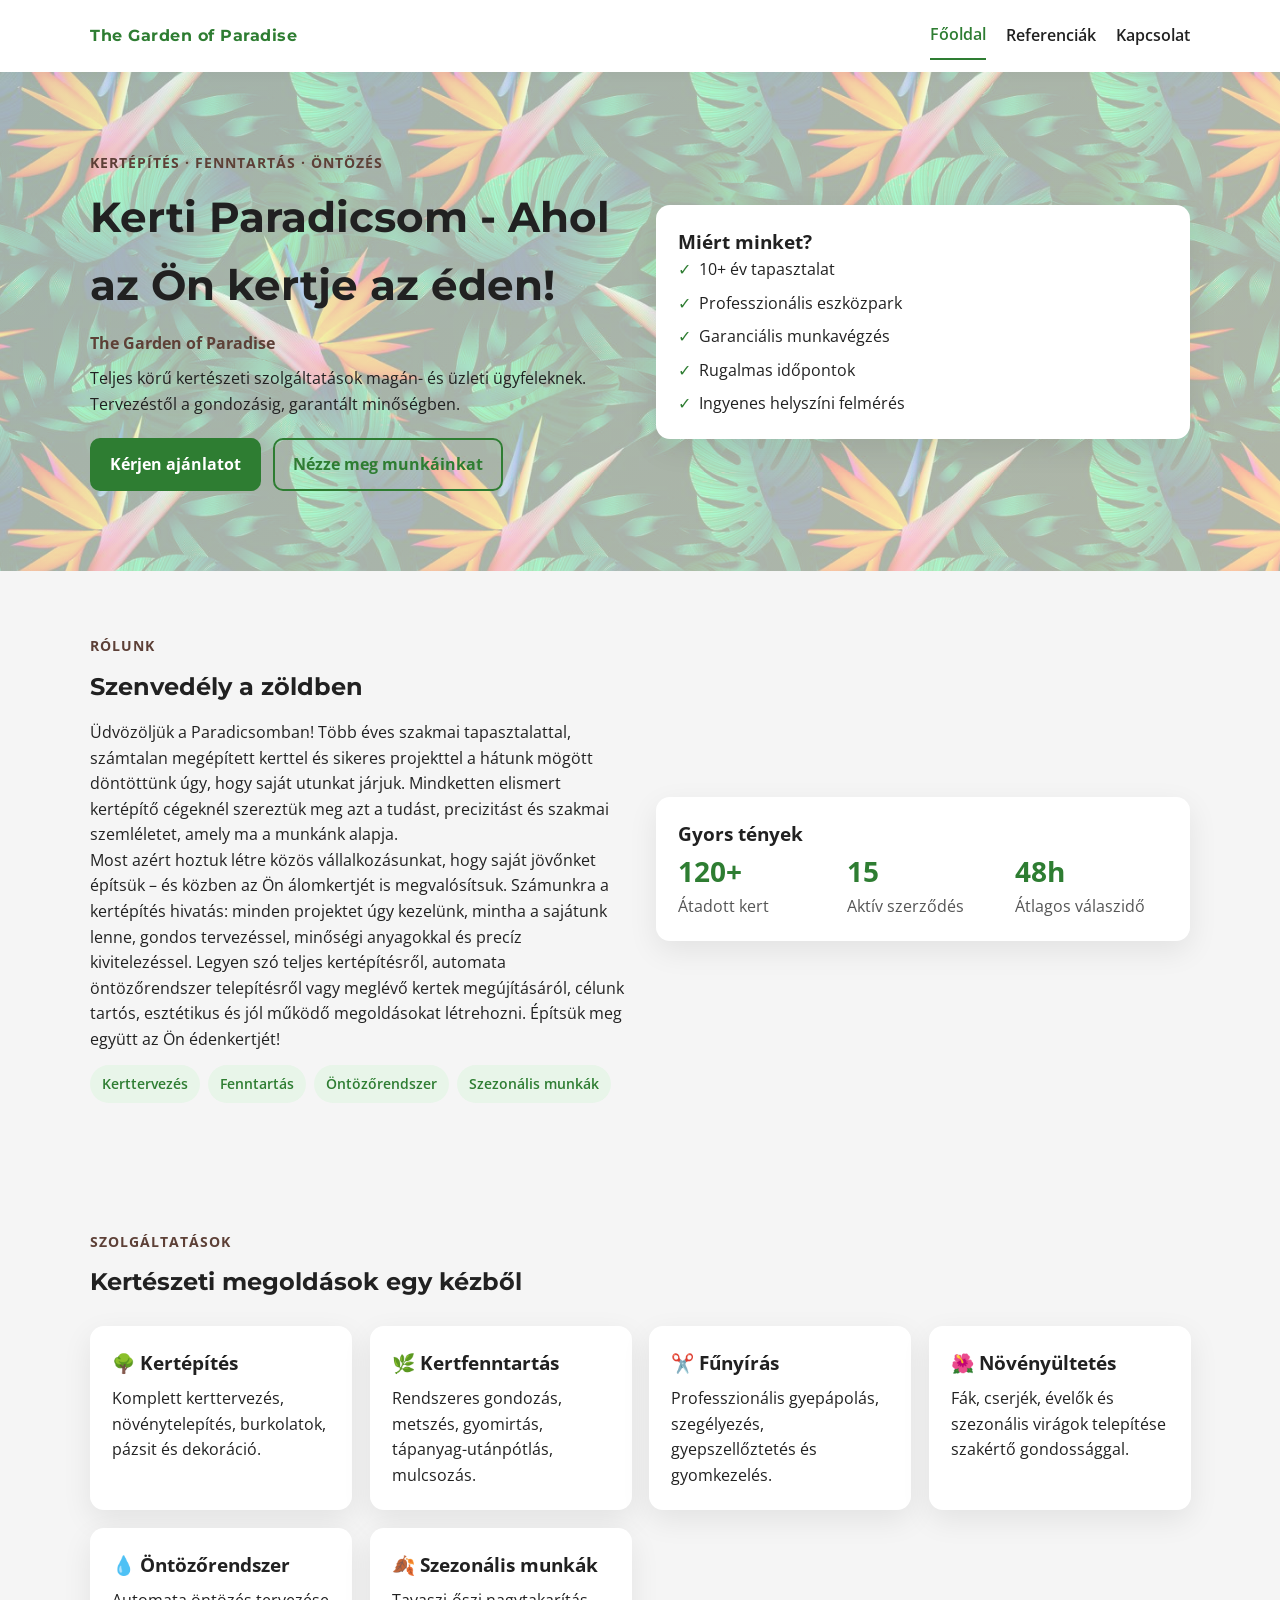
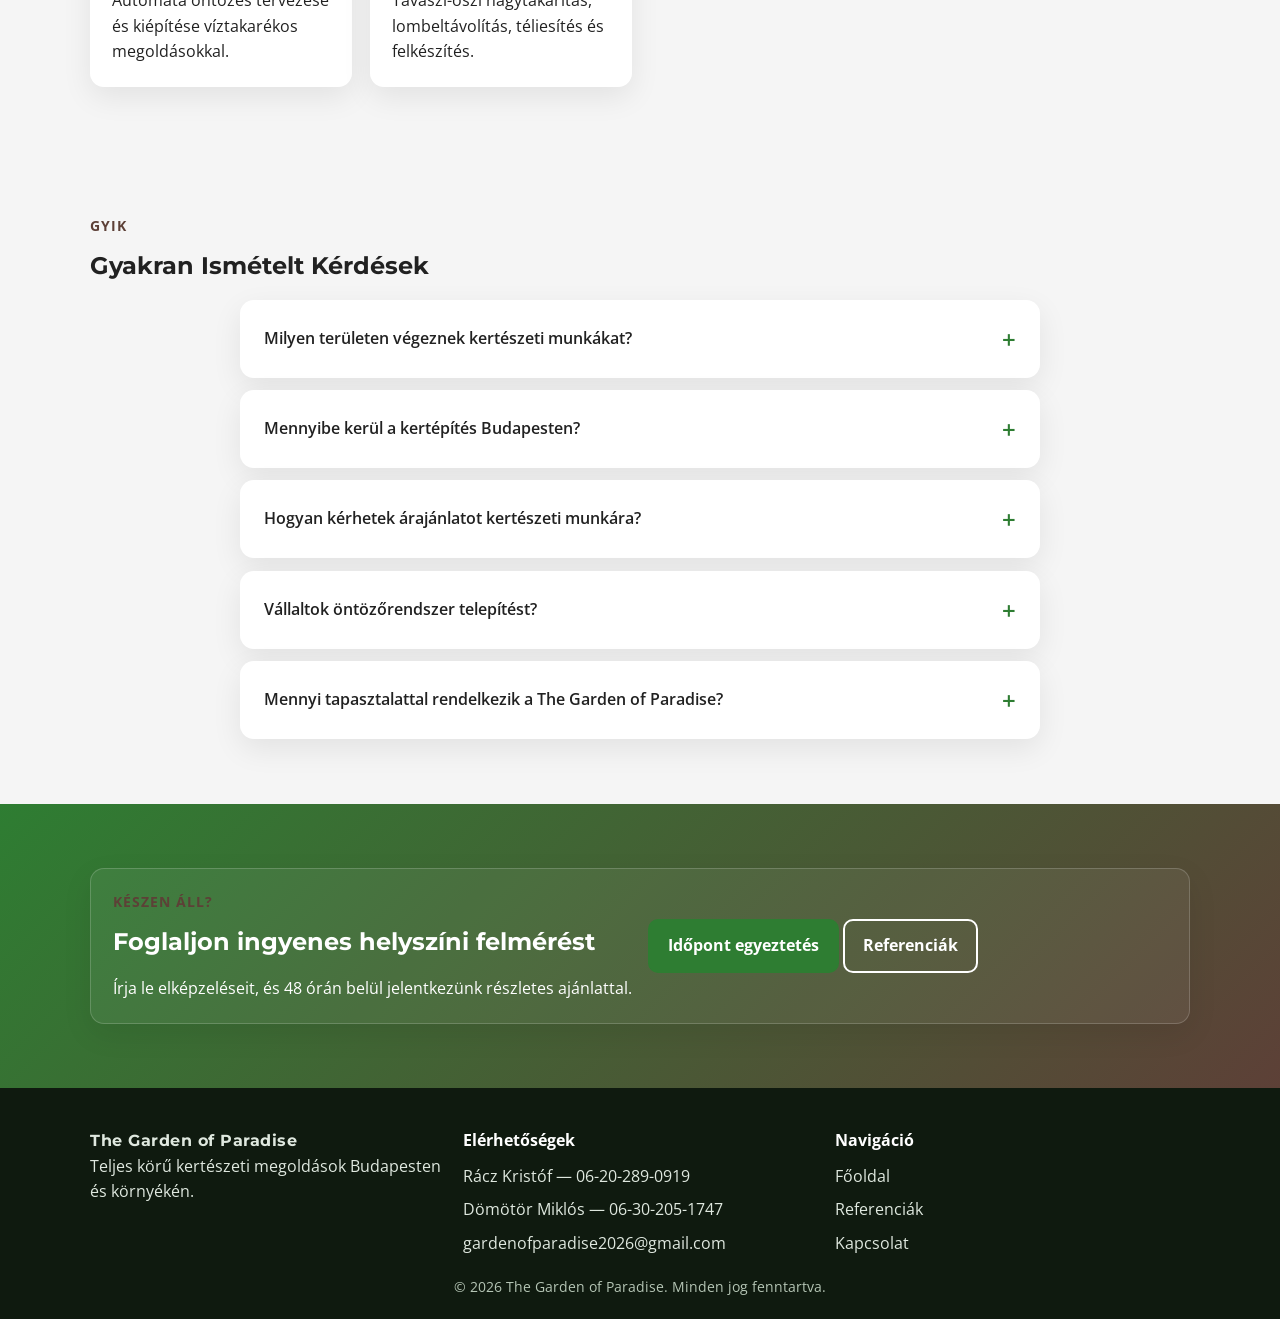
<file: index.html>
<!DOCTYPE html>
<html lang="hu">
<head>
  <meta charset="UTF-8">
  <meta name="viewport" content="width=device-width, initial-scale=1.0">
  <meta name="robots" content="index, follow">
  <meta name="geo.region" content="HU-BU">
  <meta name="geo.placename" content="Budapest">
  <meta name="description" content="Professzionális kertépítés, kertfenntartás és öntözőrendszer telepítés Budapesten és 40 km körzetében, valamint igény szerint országszerte is! 10+ év tapasztalat, ingyenes helyszíni felmérés. Kérjen árajánlatot!">
  <title>Kertépítés Budapest | The Garden of Paradise – Kertészeti Szolgáltatások</title>
  <link rel="canonical" href="https://thegardenofparadise.hu/">

  <!-- Open Graph -->
  <meta property="og:type" content="website">
  <meta property="og:locale" content="hu_HU">
  <meta property="og:url" content="https://thegardenofparadise.hu/">
  <meta property="og:site_name" content="The Garden of Paradise">
  <meta property="og:title" content="Kertépítés Budapest | The Garden of Paradise | Kerti paradicsom">
  <meta property="og:description" content="Professzionális kertépítés, kertfenntartás és öntözőrendszer telepítés Budapesten és 40 km körzetében, valamint igény szerint országszerte is! Ingyenes helyszíni felmérés, 10+ év tapasztalat.">
  <meta property="og:image" content="https://thegardenofparadise.hu/images/og-home.jpg">
  <meta property="og:image:width" content="1200">
  <meta property="og:image:height" content="630">
  <meta property="og:image:alt" content="The Garden of Paradise | Kerti paradicsom – professzionális kertészeti szolgáltatások Budapesten">

  <!-- Twitter Card -->
  <meta name="twitter:card" content="summary_large_image">
  <meta name="twitter:title" content="Kertépítés Budapest | The Garden of Paradise">
  <meta name="twitter:description" content="Professzionális kertépítés, kertfenntartás és öntözőrendszer telepítés Budapesten. Ingyenes helyszíni felmérés.">
  <meta name="twitter:image" content="https://thegardenofparadise.hu/images/og-home.jpg">
  <meta name="twitter:image:alt" content="The Garden of Paradise | Kerti paradicsom – professzionális kertépítés Budapesten">

  <!-- Structured Data: LocalBusiness -->
  <script type="application/ld+json">
  {
    "@context": "https://schema.org",
    "@type": "LandscapeService",
    "name": "The Garden of Paradise",
    "description": "Teljes körű kertészeti szolgáltatások Budapesten és 40 km körzetében, valamint igény szerint országszerte is: kertépítés, kertfenntartás, fűnyírás, növényültetés, öntözőrendszer telepítés és szezonális munkák.",
    "url": "https://thegardenofparadise.hu/",
    "email": "gardenofparadise2026@gmail.com",
    "telephone": ["+36-20-289-0919", "+36-30-205-1747"],
    "address": {
      "@type": "PostalAddress",
      "addressLocality": "Budapest",
      "addressCountry": "HU"
    },
    "image": "https://thegardenofparadise.hu/images/og-home.jpg",
    "priceRange": "$$",
    "areaServed": {
      "@type": "GeoCircle",
      "geoMidpoint": {
        "@type": "GeoCoordinates",
        "latitude": 47.4979,
        "longitude": 19.0402
      },
      "geoRadius": "40000"
    },
    "openingHoursSpecification": [
      {
        "@type": "OpeningHoursSpecification",
        "dayOfWeek": ["Monday","Tuesday","Wednesday","Thursday","Friday"],
        "opens": "08:00",
        "closes": "17:00"
      },
      {
        "@type": "OpeningHoursSpecification",
        "dayOfWeek": "Saturday",
        "opens": "08:00",
        "closes": "12:00"
      }
    ],
    "hasOfferCatalog": {
      "@type": "OfferCatalog",
      "name": "Kertészeti szolgáltatások",
      "itemListElement": [
        {"@type": "Offer", "itemOffered": {"@type": "Service", "name": "Kertépítés"}},
        {"@type": "Offer", "itemOffered": {"@type": "Service", "name": "Kertfenntartás"}},
        {"@type": "Offer", "itemOffered": {"@type": "Service", "name": "Fűnyírás"}},
        {"@type": "Offer", "itemOffered": {"@type": "Service", "name": "Növényültetés"}},
        {"@type": "Offer", "itemOffered": {"@type": "Service", "name": "Öntözőrendszer telepítés"}},
        {"@type": "Offer", "itemOffered": {"@type": "Service", "name": "Szezonális kertészeti munkák"}}
      ]
    }
  }
  </script>

  <!-- Structured Data: FAQ -->
  <script type="application/ld+json">
  {
    "@context": "https://schema.org",
    "@type": "FAQPage",
    "mainEntity": [
      {
        "@type": "Question",
        "name": "Milyen területen végeznek kertészeti munkákat?",
        "acceptedAnswer": {
          "@type": "Answer",
          "text": "Budapesten és annak 40 km-es körzetében, valamint igény szerint országszerte is vállalunk kertépítési és kertfenntartási munkákat magán- és üzleti ügyfelek részére."
        }
      },
      {
        "@type": "Question",
        "name": "Mennyibe kerül a kertépítés Budapesten?",
        "acceptedAnswer": {
          "@type": "Answer",
          "text": "A kertépítés ára a kert méretétől, az elvégzendő munkáktól és a felhasznált anyagoktól függ. Ingyenes helyszíni felmérésen személyre szabott árajánlatot készítünk, amelyre 48 órán belül válaszolunk."
        }
      },
      {
        "@type": "Question",
        "name": "Hogyan kérhetek árajánlatot kertészeti munkára?",
        "acceptedAnswer": {
          "@type": "Answer",
          "text": "Ajánlatot a kapcsolati oldalunkon keresztül, e-mailben (gardenofparadise2026@gmail.com) vagy telefonon (+36-20-289-0919 | +36-30-205-1747) kérhet. Ingyenes helyszíni felmérést biztosítunk, és 48 órán belül részletes ajánlattal válaszolunk."
        }
      },
      {
        "@type": "Question",
        "name": "Vállaltok öntözőrendszer telepítést?",
        "acceptedAnswer": {
          "@type": "Answer",
          "text": "Igen, automata öntözőrendszer tervezését és kiépítését is vállaljuk, víztakarékos megoldásokkal, mind magánkertek, mind üzleti ingatlanok számára."
        }
      },
      {
        "@type": "Question",
        "name": "Mennyi tapasztalattal rendelkezik a The Garden of Paradise?",
        "acceptedAnswer": {
          "@type": "Answer",
          "text": "Csapatunk tagjai elismert kertépítő cégeknél szerzett több éves szakmai tapasztalattal rendelkeznek. Eddig több mint 120 kertet adtunk át elégedett ügyfeleinknek."
        }
      }
    ]
  }
  </script>

  <link rel="preconnect" href="https://fonts.googleapis.com">
  <link rel="preconnect" href="https://fonts.gstatic.com" crossorigin>
  <link href="https://fonts.googleapis.com/css2?family=Montserrat:wght@600;700&family=Open+Sans:wght@400;500;600&display=swap" rel="stylesheet">
  <link rel="icon" type="image/svg+xml" href="images/favicon.svg">
  <link rel="apple-touch-icon" href="images/favicon.svg">
  <meta name="theme-color" content="#2e7d32">
  <link rel="stylesheet" href="css/style.css">
</head>
<body>
  <header class="topbar">
    <div class="container nav-container">
      <a href="index.html" class="logo">The Garden of Paradise</a>
      <nav class="nav" id="nav" aria-label="Főnavigáció">
        <a href="index.html" class="active" aria-current="page">Főoldal</a>
        <a href="referenciak.html">Referenciák</a>
        <a href="kapcsolat.html">Kapcsolat</a>
      </nav>
      <button class="nav-toggle" id="navToggle" aria-label="Menü">
        <span></span><span></span><span></span>
      </button>
    </div>
  </header>

  <main>
    <section class="hero">
      <div class="container hero-grid">
        <div class="hero-text">
          <p class="eyebrow">Kertépítés · Fenntartás · Öntözés</p>
          <h1>Kerti Paradicsom - Ahol az Ön kertje az éden!</h1>
          <p class="sub-slogan">The Garden of Paradise</p>
          <p class="lede">Teljes körű kertészeti szolgáltatások magán- és üzleti ügyfeleknek. Tervezéstől a gondozásig, garantált minőségben.</p>
          <div class="hero-actions">
            <a class="btn primary" href="kapcsolat.html">Kérjen ajánlatot</a>
            <a class="btn ghost" href="referenciak.html">Nézze meg munkáinkat</a>
          </div>
        </div>
        <div class="hero-card">
          <div class="card">
            <h3>Miért minket?</h3>
            <ul class="checklist">
              <li>10+ év tapasztalat</li>
              <li>Professzionális eszközpark</li>
              <li>Garanciális munkavégzés</li>
              <li>Rugalmas időpontok</li>
              <li>Ingyenes helyszíni felmérés</li>
            </ul>
          </div>
        </div>
      </div>
    </section>

    <section class="about section">
      <div class="container split">
        <div>
          <p class="eyebrow">Rólunk</p>
          <h2>Szenvedély a zöldben</h2>
          <p>Üdvözöljük a Paradicsomban! Több éves szakmai tapasztalattal, számtalan megépített kerttel és sikeres projekttel a hátunk mögött döntöttünk úgy, hogy saját utunkat járjuk. Mindketten elismert kertépítő cégeknél szereztük meg azt a tudást, precizitást és szakmai szemléletet, amely ma a munkánk alapja.</p>
          <p>Most azért hoztuk létre közös vállalkozásunkat, hogy saját jövőnket építsük – és közben az Ön álomkertjét is megvalósítsuk. Számunkra a kertépítés hivatás: minden projektet úgy kezelünk, mintha a sajátunk lenne, gondos tervezéssel, minőségi anyagokkal és precíz kivitelezéssel. Legyen szó teljes kertépítésről, automata öntözőrendszer telepítésről vagy meglévő kertek megújításáról, célunk tartós, esztétikus és jól működő megoldásokat létrehozni. Építsük meg együtt az Ön édenkertjét!</p>
          <div class="pill-group">
            <span class="pill">Kerttervezés</span>
            <span class="pill">Fenntartás</span>
            <span class="pill">Öntözőrendszer</span>
            <span class="pill">Szezonális munkák</span>
          </div>
        </div>
        <div class="about-card card">
          <h3>Gyors tények</h3>
          <div class="facts">
            <div>
              <div class="fact-number">120+</div>
              <div class="fact-label">Átadott kert</div>
            </div>
            <div>
              <div class="fact-number">15</div>
              <div class="fact-label">Aktív szerződés</div>
            </div>
            <div>
              <div class="fact-number">48h</div>
              <div class="fact-label">Átlagos válaszidő</div>
            </div>
          </div>
        </div>
      </div>
    </section>

    <section class="services section" id="services">
      <div class="container">
        <p class="eyebrow">Szolgáltatások</p>
        <h2>Kertészeti megoldások egy kézből</h2>
        <div class="service-grid">
          <div class="service-card card">
            <h3>🌳 Kertépítés</h3>
            <p>Komplett kerttervezés, növénytelepítés, burkolatok, pázsit és dekoráció.</p>
          </div>
          <div class="service-card card">
            <h3>🌿 Kertfenntartás</h3>
            <p>Rendszeres gondozás, metszés, gyomirtás, tápanyag-utánpótlás, mulcsozás.</p>
          </div>
          <div class="service-card card">
            <h3>✂️ Fűnyírás</h3>
            <p>Professzionális gyepápolás, szegélyezés, gyepszellőztetés és gyomkezelés.</p>
          </div>
          <div class="service-card card">
            <h3>🌺 Növényültetés</h3>
            <p>Fák, cserjék, évelők és szezonális virágok telepítése szakértő gondossággal.</p>
          </div>
          <div class="service-card card">
            <h3>💧 Öntözőrendszer</h3>
            <p>Automata öntözés tervezése és kiépítése víztakarékos megoldásokkal.</p>
          </div>
          <div class="service-card card">
            <h3>🍂 Szezonális munkák</h3>
            <p>Tavaszi-őszi nagytakarítás, lombeltávolítás, téliesítés és felkészítés.</p>
          </div>
        </div>
      </div>
    </section>

    <section class="faq section" id="faq">
      <div class="container">
        <p class="eyebrow">GYIK</p>
        <h2>Gyakran Ismételt Kérdések</h2>
        <div class="faq-list">
          <details class="faq-item card">
            <summary><h3>Milyen területen végeznek kertészeti munkákat?</h3></summary>
            <p>Budapesten és annak 40 km-es körzetében, valamint igény szerint országszerte is vállalunk kertépítési és kertfenntartási munkákat magán- és üzleti ügyfelek részére.</p>
          </details>
          <details class="faq-item card">
            <summary><h3>Mennyibe kerül a kertépítés Budapesten?</h3></summary>
            <p>A kertépítés ára a kert méretétől, az elvégzendő munkáktól és a felhasznált anyagoktól függ. Ingyenes helyszíni felmérésen személyre szabott árajánlatot készítünk, amelyre 48 órán belül válaszolunk.</p>
          </details>
          <details class="faq-item card">
            <summary><h3>Hogyan kérhetek árajánlatot kertészeti munkára?</h3></summary>
            <p>Ajánlatot a <a href="kapcsolat.html">kapcsolati oldalunkon</a> keresztül, e-mailben (<a href="mailto:gardenofparadise2026@gmail.com">gardenofparadise2026@gmail.com</a>) vagy telefonon (<a href="tel:+36202890919">+36-20-289-0919</a>  | <a href="tel:+36302051747">+36-30-205-1747</a>) kérhet. 48 órán belül reagálunk.</p>
          </details>
          <details class="faq-item card">
            <summary><h3>Vállaltok öntözőrendszer telepítést?</h3></summary>
            <p>Igen, automata öntözőrendszer tervezését és kiépítését is vállaljuk, víztakarékos megoldásokkal, mind magánkertek, mind üzleti ingatlanok számára.</p>
          </details>
          <details class="faq-item card">
            <summary><h3>Mennyi tapasztalattal rendelkezik a The Garden of Paradise?</h3></summary>
            <p>Csapatunk tagjai elismert kertépítő cégeknél szerzett több éves szakmai tapasztalattal rendelkeznek. Eddig több mint 120 kertet adtunk át elégedett ügyfeleinknek.</p>
          </details>
        </div>
      </div>
    </section>

    <section class="cta section">
      <div class="container cta-box card">
        <div>
          <p class="eyebrow">Készen áll?</p>
          <h2>Foglaljon ingyenes helyszíni felmérést</h2>
          <p>Írja le elképzeléseit, és 48 órán belül jelentkezünk részletes ajánlattal.</p>
        </div>
        <div class="cta-actions">
          <a class="btn primary" href="kapcsolat.html">Időpont egyeztetés</a>
          <a class="btn ghost" href="referenciak.html">Referenciák</a>
        </div>
      </div>
    </section>
  </main>

  <button class="back-to-top" id="backToTop" aria-label="Vissza a tetejére">↑</button>

  <footer class="footer">
    <div class="container footer-grid">
      <div>
        <a href="index.html" class="logo">The Garden of Paradise</a>
        <p>Teljes körű kertészeti megoldások Budapesten és környékén.</p>
      </div>
      <div>
        <h4>Elérhetőségek</h4>
        <ul class="footer-list">
          <li>Rácz Kristóf — <a href="tel:+36202890919">06-20-289-0919</a></li>
          <li>Dömötör Miklós — <a href="tel:+36302051747">06-30-205-1747</a></li>
          <li><a href="mailto:gardenofparadise2026@gmail.com">gardenofparadise2026@gmail.com</a></li>
        </ul>
      </div>
      <div>
        <h4>Navigáció</h4>
        <ul class="footer-list">
          <li><a href="index.html">Főoldal</a></li>
          <li><a href="referenciak.html">Referenciák</a></li>
          <li><a href="kapcsolat.html">Kapcsolat</a></li>
        </ul>
      </div>
    </div>
    <div class="footer-bottom">© 2026 The Garden of Paradise. Minden jog fenntartva.</div>
  </footer>
  <script src="js/main.js"></script>
</body>
</html>
</file>
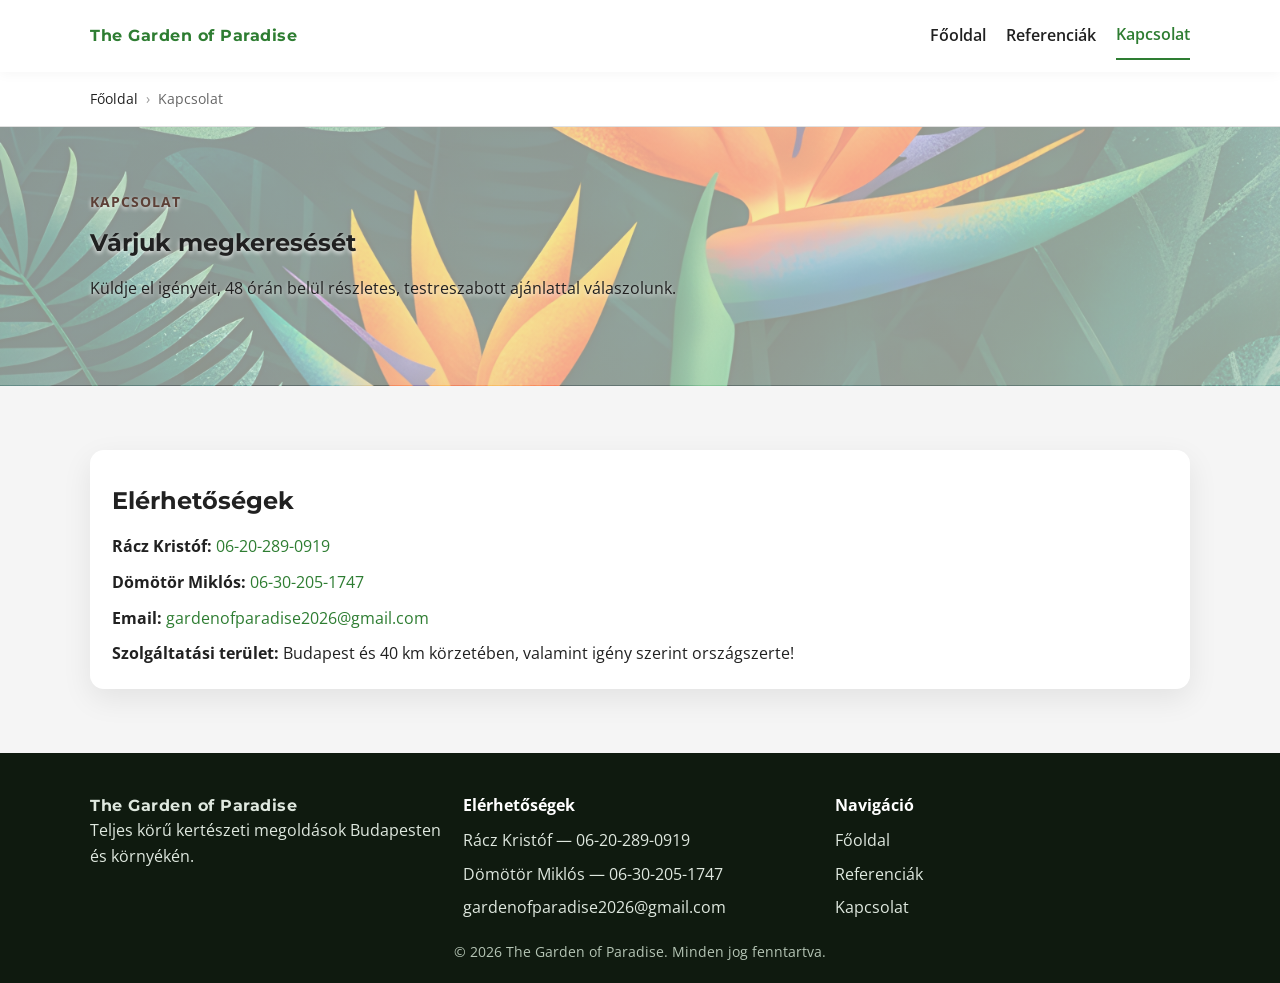
<file: kapcsolat.html>
<!DOCTYPE html>
<html lang="hu">
<head>
  <meta charset="UTF-8">
  <meta name="viewport" content="width=device-width, initial-scale=1.0">
  <meta name="robots" content="index, follow">
  <meta name="geo.region" content="HU-BU">
  <meta name="geo.placename" content="Budapest">
  <meta name="description" content="Lépjen kapcsolatba The Garden of Paradise kertészeti vállalkozással. Ingyenes helyszíni felmérés Budapesten és 40 km körzetében, valamint igény szerint országszerte is. 48 órán belül személyre szabott ajánlattal válaszolunk!">
  <title>Kapcsolat & Árajánlat | The Garden of Paradise – Kertész Budapest</title>
  <link rel="canonical" href="https://thegardenofparadise.hu/kapcsolat.html">

  <!-- Open Graph -->
  <meta property="og:type" content="website">
  <meta property="og:locale" content="hu_HU">
  <meta property="og:url" content="https://thegardenofparadise.hu/kapcsolat.html">
  <meta property="og:site_name" content="The Garden of Paradise">
  <meta property="og:title" content="Kapcsolat & Árajánlat | The Garden of Paradise – Kertész Budapest">
  <meta property="og:description" content="Lépjen kapcsolatba kertészeti csapatunkkal. Ingyenes helyszíni felmérés Budapesten és 40 km körzetében, valamint igény szerint országszerte is! 48 órán belül válaszolunk.">
  <meta property="og:image" content="https://thegardenofparadise.hu/images/og-home.jpg">
  <meta property="og:image:width" content="1200">
  <meta property="og:image:height" content="630">
  <meta property="og:image:alt" content="The Garden of Paradise | Kerti paradicsom – kapcsolat és árajánlatkérés">

  <!-- Twitter Card -->
  <meta name="twitter:card" content="summary_large_image">
  <meta name="twitter:title" content="Kapcsolat & Árajánlat | The Garden of Paradise">
  <meta name="twitter:description" content="Ingyenes helyszíni felmérés Budapesten és 40 km körzetében, valamint igény szerint országszerte is! 48 órán belül válaszolunk.">
  <meta name="twitter:image" content="https://thegardenofparadise.hu/images/og-home.jpg">
  <meta name="twitter:image:alt" content="The Garden of Paradise | Kerti paradicsom – kapcsolat és árajánlatkérés">

  <!-- Structured Data: BreadcrumbList -->
  <script type="application/ld+json">
  {
    "@context": "https://schema.org",
    "@type": "BreadcrumbList",
    "itemListElement": [
      {
        "@type": "ListItem",
        "position": 1,
        "name": "Főoldal",
        "item": "https://thegardenofparadise.hu/"
      },
      {
        "@type": "ListItem",
        "position": 2,
        "name": "Kapcsolat",
        "item": "https://thegardenofparadise.hu/kapcsolat.html"
      }
    ]
  }
  </script>

  <!-- Structured Data: ContactPage -->
  <script type="application/ld+json">
  {
    "@context": "https://schema.org",
    "@type": "ContactPage",
    "name": "Kapcsolat \u0026 \u00c1raj\u00e1nlat \u2013 The Garden of Paradise",
    "url": "https://thegardenofparadise.hu/kapcsolat.html",
    "mainEntity": {
      "@type": "LandscapeService",
      "name": "The Garden of Paradise",
      "telephone": ["+36-20-289-0919", "+36-30-205-1747"],
      "email": "gardenofparadise2026@gmail.com",
      "url": "https://thegardenofparadise.hu/"
    }
  }
  </script>

  <link rel="preconnect" href="https://fonts.googleapis.com">
  <link rel="preconnect" href="https://fonts.gstatic.com" crossorigin>
  <link href="https://fonts.googleapis.com/css2?family=Montserrat:wght@600;700&family=Open+Sans:wght@400;500;600&display=swap" rel="stylesheet">
  <link rel="icon" type="image/svg+xml" href="images/favicon.svg">
  <link rel="apple-touch-icon" href="images/favicon.svg">
  <meta name="theme-color" content="#2e7d32">
  <link rel="stylesheet" href="css/style.css">
</head>
<body>
  <header class="topbar">
    <div class="container nav-container">
      <a href="index.html" class="logo">The Garden of Paradise</a>
      <nav class="nav" id="nav" aria-label="Főnavigáció">
        <a href="index.html">Főoldal</a>
        <a href="referenciak.html">Referenciák</a>
        <a href="kapcsolat.html" class="active" aria-current="page">Kapcsolat</a>
      </nav>
      <button class="nav-toggle" id="navToggle" aria-label="Menü">
        <span></span><span></span><span></span>
      </button>
    </div>
  </header>

  <nav class="breadcrumb" aria-label="Kenyérmorzsaútvonal">
    <div class="container">
      <ul class="breadcrumb-list">
        <li><a href="index.html">Főoldal</a></li>
        <li>Kapcsolat</li>
      </ul>
    </div>
  </nav>

  <main>
    <section class="page-hero section">
      <div class="container">
        <p class="eyebrow">Kapcsolat</p>
        <h1>Várjuk megkeresését</h1>
        <p class="lede">Küldje el igényeit, 48 órán belül részletes, testreszabott ajánlattal válaszolunk.</p>
      </div>
    </section>

    <section class="section contact-section">
      <div class="container">
        <div class="card contact-info">
          <h2>Elérhetőségek</h2>
          <ul class="info-list">
            <li><strong>Rácz Kristóf:</strong> <a href="tel:+36202890919">06-20-289-0919</a></li>
            <li><strong>Dömötör Miklós:</strong> <a href="tel:+36302051747">06-30-205-1747</a></li>
            <li><strong>Email:</strong> <a href="mailto:gardenofparadise2026@gmail.com">gardenofparadise2026@gmail.com</a></li>
            <li><strong>Szolgáltatási terület:</strong> Budapest és 40 km körzetében, valamint igény szerint országszerte!</li>
          </ul>
        </div>
      </div>
    </section>
  </main>

  <button class="back-to-top" id="backToTop" aria-label="Vissza a tetejére">↑</button>

  <footer class="footer">
    <div class="container footer-grid">
      <div>
        <a href="index.html" class="logo">The Garden of Paradise</a>
        <p>Teljes körű kertészeti megoldások Budapesten és környékén.</p>
      </div>
      <div>
        <h4>Elérhetőségek</h4>
        <ul class="footer-list">
          <li>Rácz Kristóf — <a href="tel:+36202890919">06-20-289-0919</a></li>
          <li>Dömötör Miklós — <a href="tel:+36302051747">06-30-205-1747</a></li>
          <li><a href="mailto:gardenofparadise2026@gmail.com">gardenofparadise2026@gmail.com</a></li>
        </ul>
      </div>
      <div>
        <h4>Navigáció</h4>
        <ul class="footer-list">
          <li><a href="index.html">Főoldal</a></li>
          <li><a href="referenciak.html">Referenciák</a></li>
          <li><a href="kapcsolat.html">Kapcsolat</a></li>
        </ul>
      </div>
    </div>
    <div class="footer-bottom">© 2026 The Garden of Paradise. Minden jog fenntartva.</div>
  </footer>

  <script src="js/main.js"></script>
</body>
</html>
</file>
<file: css/style.css>
:root {
  --green-primary: #2e7d32;
  --green-secondary: #81c784;
  --brown: #5d4037;
  --bg: #f5f5f5;
  --white: #ffffff;
  --text: #212121;
  --shadow: 0 10px 30px rgba(0, 0, 0, 0.08);
}

* {
  box-sizing: border-box;
  margin: 0;
  padding: 0;
}

html {
  scroll-behavior: smooth;
}

body {
  font-family: "Open Sans", Arial, sans-serif;
  color: var(--text);
  background: var(--bg);
  line-height: 1.6;
  min-height: 100vh;
  -webkit-font-smoothing: antialiased;
  -moz-osx-font-smoothing: grayscale;
  text-rendering: optimizeLegibility;
}

a {
  color: var(--green-primary);
  text-decoration: none;
}

a:hover {
  color: var(--brown);
}

img {
  max-width: 100%;
  display: block;
}

.container {
  width: min(1100px, 92vw);
  margin: 0 auto;
}

.section {
  padding: 64px 0;
}

.topbar {
  position: sticky;
  top: 0;
  z-index: 10;
  background: var(--white);
  box-shadow: 0 2px 12px rgba(0, 0, 0, 0.04);
}

.nav-container {
  display: flex;
  align-items: center;
  justify-content: space-between;
  height: 72px;
}

.logo {
  font-family: "Montserrat", Arial, sans-serif;
  font-weight: 700;
  color: var(--green-primary);
  letter-spacing: 0.5px;
  text-decoration: none;
  cursor: pointer;
}

.nav {
  display: flex;
  gap: 20px;
  align-items: center;
}

.nav a {
  padding: 10px 0;
  font-weight: 600;
  color: var(--text);
}

.nav a.active {
  color: var(--green-primary);
  border-bottom: 2px solid var(--green-primary);
}

.nav-toggle {
  display: none;
  flex-direction: column;
  gap: 5px;
  background: none;
  border: none;
  cursor: pointer;
}

.nav-toggle span {
  width: 24px;
  height: 3px;
  background: var(--text);
  border-radius: 4px;
}

.hero {
  background: 
    linear-gradient(135deg, rgba(232, 245, 233, 0.7), rgba(249, 251, 231, 0.7)),
    url('../images/64033951-stock-vector-tropical-flowers-jungle-leaves-bird-of-paradise-flower-beautiful-seamless-vector-floral-pattern-back.jpg');
  background-size: auto, 400px;
  background-position: center;
  background-attachment: scroll;
  padding: 80px 0;
  position: relative;
  overflow: hidden;
}

.hero-grid {
  display: grid;
  grid-template-columns: repeat(auto-fit, minmax(280px, 1fr));
  gap: 32px;
  align-items: center;
}

.hero-text h1 {
  font-family: "Montserrat", Arial, sans-serif;
  font-size: clamp(28px, 4vw, 42px);
  margin: 10px 0 16px;
}

.sub-slogan {
  font-weight: 700;
  color: var(--brown);
  margin: -4px 0 10px;
}

.lede {
  max-width: 640px;
  margin-bottom: 20px;
}

.eyebrow {
  font-size: 14px;
  letter-spacing: 1px;
  text-transform: uppercase;
  color: var(--brown);
  font-weight: 700;
}

.hero-actions {
  display: flex;
  gap: 12px;
  flex-wrap: wrap;
}

.btn {
  display: inline-block;
  padding: 12px 18px;
  border-radius: 10px;
  font-weight: 700;
  border: 2px solid transparent;
  transition: all 0.2s ease;
}

.btn.primary {
  background: var(--green-primary);
  color: var(--white);
}

.btn.primary:hover {
  background: var(--green-secondary);
}

.btn.ghost {
  background: transparent;
  border-color: var(--green-primary);
  color: var(--green-primary);
}

.btn.ghost:hover {
  background: var(--green-primary);
  color: var(--white);
}

.card {
  background: var(--white);
  border-radius: 14px;
  padding: 22px;
  box-shadow: var(--shadow);
  transition: transform 0.3s ease, box-shadow 0.3s ease;
  will-change: transform;
  backface-visibility: hidden;
  -webkit-backface-visibility: hidden;
}

.card:hover {
  transform: translate3d(0, -4px, 0);
  box-shadow: 0 15px 40px rgba(0, 0, 0, 0.12);
}

.checklist {
  list-style: none;
  display: grid;
  gap: 8px;
  padding-left: 0;
}

.checklist li::before {
  content: "✓";
  color: var(--green-primary);
  margin-right: 8px;
}

.split {
  display: grid;
  grid-template-columns: repeat(auto-fit, minmax(280px, 1fr));
  gap: 32px;
  align-items: center;
}

.pill-group {
  display: flex;
  flex-wrap: wrap;
  gap: 8px;
  margin-top: 12px;
}

.pill {
  padding: 8px 12px;
  border-radius: 999px;
  background: #e8f5e9;
  color: var(--green-primary);
  font-weight: 600;
  font-size: 14px;
}

.facts {
  display: grid;
  grid-template-columns: repeat(auto-fit, minmax(120px, 1fr));
  gap: 16px;
}

.fact-number {
  font-size: 28px;
  font-weight: 700;
  color: var(--green-primary);
}

.fact-label {
  color: #555;
}

.services h2,
.about h2,
.cta h2,
.page-hero h1,
.testimonials h2,
.faq h2,
.contact-section h2 {
  margin: 10px 0 14px;
  font-family: "Montserrat", Arial, sans-serif;
}

.service-grid {
  display: grid;
  grid-template-columns: repeat(auto-fit, minmax(240px, 1fr));
  gap: 18px;
  margin-top: 24px;
}

.service-card h3 {
  margin-bottom: 8px;
  transition: color 0.3s ease;
}

.service-card:hover h3 {
  color: var(--green-primary);
}

.cta {
  background: linear-gradient(135deg, #2e7d32, #5d4037);
  color: var(--white);
}

.cta-box {
  display: grid;
  grid-template-columns: repeat(auto-fit, minmax(260px, 1fr));
  gap: 16px;
  align-items: center;
  background: rgba(255, 255, 255, 0.06);
  border: 1px solid rgba(255, 255, 255, 0.18);
  color: var(--white);
}

.cta .btn.ghost {
  border-color: var(--white);
  color: var(--white);
}

.footer {
  background: #0f1a0f;
  color: #dfe8df;
  padding: 40px 0 20px;
}

.footer-grid {
  display: grid;
  grid-template-columns: repeat(auto-fit, minmax(220px, 1fr));
  gap: 18px;
  align-items: start;
}

.footer h4 {
  margin-bottom: 10px;
  color: var(--white);
}

.footer-list {
  list-style: none;
  display: grid;
  gap: 8px;
}

.footer-bottom {
  margin-top: 20px;
  text-align: center;
  font-size: 14px;
  color: #b5c5b5;
}

.page-hero {
  background: 
    linear-gradient(135deg, rgba(232, 245, 233, 0.6), rgba(249, 251, 231, 0.6)),
    url('../images/flowers2.jpg');
  background-size: cover;
  background-position: center;
  background-attachment: scroll;
  position: relative;
  overflow: hidden;
}

.page-hero .eyebrow,
.page-hero h1,
.page-hero .lede {
  text-shadow: 0 2px 4px rgba(255, 255, 255, 0.8);
}

.filter-bar {
  display: flex;
  gap: 10px;
  flex-wrap: wrap;
  margin-bottom: 20px;
}

.filter-btn {
  padding: 10px 14px;
  border-radius: 999px;
  border: 1px solid #cfd8dc;
  background: var(--white);
  cursor: pointer;
  font-weight: 600;
}

.filter-btn.active {
  background: var(--green-primary);
  color: var(--white);
  border-color: var(--green-primary);
}

.gallery-grid {
  display: grid;
  grid-template-columns: repeat(auto-fit, minmax(240px, 1fr));
  gap: 16px;
}

.gallery-item {
  overflow: hidden;
  transition: transform 0.3s ease;
  will-change: transform;
  backface-visibility: hidden;
  -webkit-backface-visibility: hidden;
}

.gallery-item:hover {
  transform: translate3d(0, -2px, 0);
}

.gallery-image {
  position: relative;
  height: 180px;
  background: linear-gradient(135deg, #c8e6c9, #ffe0b2);
  border-radius: 10px;
  display: grid;
  place-items: center;
  color: #2c2c2c;
  font-weight: 700;
  cursor: pointer;
  transition: filter 0.3s ease, opacity 0.3s ease;
  will-change: filter;
  backface-visibility: hidden;
  -webkit-backface-visibility: hidden;
  transform: translateZ(0);
}

.gallery-item:hover .gallery-image {
  filter: brightness(1.05) blur(0px);
}

.gallery-image .badge {
  position: absolute;
  top: 12px;
  left: 12px;
  background: var(--green-primary);
  color: var(--white);
  padding: 7px 12px;
  border-radius: 999px;
  font-size: 13px;
  font-weight: 600;
  line-height: 1;
  -webkit-font-smoothing: antialiased;
  -moz-osx-font-smoothing: grayscale;
  text-rendering: optimizeLegibility;
  backface-visibility: hidden;
  transform: translate3d(0, 0, 0);
  letter-spacing: 0.3px;
}

.gallery-image .overlay {
  position: absolute;
  bottom: 10px;
  left: 50%;
  transform: translate3d(-50%, 0, 0);
  background: rgba(0, 0, 0, 0.55);
  color: var(--white);
  padding: 6px 10px;
  border-radius: 8px;
  font-size: 13px;
  font-weight: 500;
  -webkit-font-smoothing: antialiased;
  -moz-osx-font-smoothing: grayscale;
  backface-visibility: hidden;
}

.gallery-body h3 {
  margin-bottom: 6px;
}

.testimonials {
  background: #f1f8e9;
}

.testimonial-grid {
  display: grid;
  grid-template-columns: repeat(auto-fit, minmax(240px, 1fr));
  gap: 16px;
}

.testimonial .stars {
  color: #f4b400;
  margin-bottom: 8px;
}

.contact-section .card {
  height: 100%;
}

.contact-grid {
  grid-template-columns: repeat(auto-fit, minmax(320px, 1fr));
}

.contact-form {
  display: grid;
  gap: 12px;
}

.contact-form input,
.contact-form select,
.contact-form textarea {
  width: 100%;
  padding: 12px 14px;
  border: 1px solid #cfd8dc;
  border-radius: 10px;
  font-size: 15px;
}

.contact-form button {
  justify-self: start;
}

.checkbox {
  display: flex;
  align-items: center;
  gap: 8px;
  font-size: 14px;
}

.form-note {
  font-size: 13px;
  color: #666;
}

.info-list {
  list-style: none;
  display: grid;
  gap: 10px;
}

.map-placeholder {
  margin-top: 14px;
  padding: 24px;
  background: #e0e0e0;
  border-radius: 10px;
  text-align: center;
  color: #555;
}

.lightbox.hidden {
  display: none;
}

.lightbox {
  position: fixed;
  inset: 0;
  z-index: 50;
}

.lightbox-backdrop {
  position: absolute;
  inset: 0;
  background: rgba(0, 0, 0, 0.55);
}

.lightbox-content {
  position: absolute;
  top: 50%;
  left: 50%;
  transform: translate(-50%, -50%) !important;
  max-width: min(90vw, 700px);
  max-height: 92vh;
  width: 100%;
  padding: 18px;
  display: flex;
  flex-direction: column;
  overflow: hidden;
}

.lightbox-content:hover {
  transform: translate(-50%, -50%) !important;
  box-shadow: var(--shadow);
}

.lightbox-content img {
  width: 100%;
  flex: 1 1 auto;
  min-height: 0;
  max-height: calc(92vh - 80px);
  object-fit: contain;
  border-radius: 10px;
  margin-bottom: 10px;
  background: #f0f0f0;
  pointer-events: none;
}

.lightbox-close {
  position: absolute;
  top: 12px;
  right: 12px;
  background: rgba(0, 0, 0, 0.5);
  color: white;
  border: none;
  font-size: 22px;
  cursor: pointer;
  border-radius: 50%;
  width: 40px;
  height: 40px;
  display: flex;
  align-items: center;
  justify-content: center;
  transition: background 0.2s;
}

.lightbox-close:hover {
  background: rgba(0, 0, 0, 0.7);
}

.lightbox-nav {
  position: absolute;
  top: 50%;
  transform: translateY(-50%);
  background: rgba(0, 0, 0, 0.5);
  color: white;
  border: none;
  font-size: 24px;
  cursor: pointer;
  padding: 20px 15px;
  transition: background 0.2s;
  z-index: 10;
}

.lightbox-nav:hover {
  background: rgba(0, 0, 0, 0.7);
}

.lightbox-nav.prev {
  left: 10px;
}

.lightbox-nav.next {
  right: 10px;
}

#lightboxCaption {
  font-weight: 600;
  font-size: 1rem;
  margin: 0;
  color: var(--text-dark);
}

#lightboxCaption .lightbox-desc {
  display: block;
  font-weight: 400;
  font-size: 0.875rem;
  color: #666;
  margin-top: 3px;
}

.gallery-swipe-hint {
  text-align: center;
  color: #666;
  font-size: 14px;
  margin-top: 8px;
  opacity: 0.7;
}

/* Breadcrumb Navigation */
.breadcrumb {
  padding: 16px 0;
  background: var(--white);
  border-bottom: 1px solid #e0e0e0;
}

.breadcrumb-list {
  list-style: none;
  display: flex;
  flex-wrap: wrap;
  gap: 8px;
  align-items: center;
  font-size: 14px;
}

.breadcrumb-list li {
  display: flex;
  align-items: center;
  gap: 8px;
}

.breadcrumb-list li:not(:last-child)::after {
  content: "›";
  color: #999;
}

.breadcrumb-list a {
  color: var(--text);
  transition: color 0.2s;
}

.breadcrumb-list a:hover {
  color: var(--green-primary);
}

.breadcrumb-list li:last-child {
  color: #666;
}

/* FAQ Section */
.faq-list {
  display: flex;
  flex-direction: column;
  gap: 12px;
  max-width: 800px;
  margin: 0 auto;
}

.faq-item {
  padding: 20px 24px;
}

.faq-item summary {
  cursor: pointer;
  list-style: none;
  display: flex;
  justify-content: space-between;
  align-items: center;
  gap: 12px;
}

.faq-item summary::-webkit-details-marker {
  display: none;
}

.faq-item summary::after {
  content: '+';
  font-size: 1.5rem;
  font-weight: 600;
  color: var(--green-primary);
  flex-shrink: 0;
  transition: transform 0.2s ease;
}

.faq-item[open] summary::after {
  transform: rotate(45deg);
}

.faq-item summary h3 {
  font-size: 1rem;
  font-weight: 600;
  margin: 0;
  color: var(--text-dark);
}

.faq-item p {
  margin: 12px 0 0;
  color: #555;
  line-height: 1.7;
}


.back-to-top {
  position: fixed;
  bottom: 30px;
  right: 30px;
  width: 50px;
  height: 50px;
  background: var(--green-primary);
  color: var(--white);
  border: none;
  border-radius: 50%;
  font-size: 24px;
  cursor: pointer;
  box-shadow: var(--shadow);
  opacity: 0;
  visibility: hidden;
  transition: opacity 0.3s, visibility 0.3s, transform 0.3s, background 0.3s;
  z-index: 100;
  display: flex;
  align-items: center;
  justify-content: center;
}

.back-to-top.visible {
  opacity: 1;
  visibility: visible;
}

.back-to-top:hover {
  background: var(--green-secondary);
  transform: translateY(-4px);
}

.back-to-top:active {
  transform: translateY(-2px);
}

/* Before/After Slider */
.before-after-slider {
  position: relative;
  width: 100%;
  height: 400px;
  overflow: hidden;
  border-radius: 10px;
  cursor: col-resize;
  user-select: none;
}

.before-after-slider img {
  position: absolute;
  top: 0;
  left: 0;
  width: 100%;
  height: 100%;
  object-fit: cover;
  pointer-events: none;
}

.before-after-slider .after-image {
  clip-path: inset(0 50% 0 0);
}

.slider-handle {
  position: absolute;
  top: 0;
  left: 50%;
  width: 4px;
  height: 100%;
  background: var(--white);
  transform: translateX(-50%);
  cursor: col-resize;
  z-index: 10;
}

.slider-handle::before {
  content: "◄►";
  position: absolute;
  top: 50%;
  left: 50%;
  transform: translate(-50%, -50%);
  background: var(--green-primary);
  color: var(--white);
  padding: 12px 8px;
  border-radius: 50%;
  font-size: 14px;
  box-shadow: 0 2px 10px rgba(0, 0, 0, 0.3);
  letter-spacing: -2px;
}

.before-after-labels {
  position: absolute;
  top: 20px;
  left: 0;
  right: 0;
  display: flex;
  justify-content: space-between;
  padding: 0 20px;
  pointer-events: none;
  z-index: 5;
}

.before-after-labels span {
  background: rgba(0, 0, 0, 0.6);
  color: var(--white);
  padding: 8px 14px;
  border-radius: 20px;
  font-weight: 600;
  font-size: 14px;
}

/* Lazy Loading Images */
img[loading="lazy"] {
  opacity: 0;
  transition: opacity 0.3s ease-in;
}

img[loading="lazy"].loaded {
  opacity: 1;
}

.lazy-placeholder {
  background: linear-gradient(90deg, #f0f0f0 25%, #e0e0e0 50%, #f0f0f0 75%);
  background-size: 200% 100%;
  animation: loading 1.5s infinite;
}

@keyframes loading {
  0% { background-position: 200% 0; }
  100% { background-position: -200% 0; }
}

@media (min-width: 821px) {
  .gallery-swipe-hint {
    display: none;
  }
}

.footer a {
  color: #dfe8df;
}

.footer a:hover {
  color: var(--green-secondary);
}

@media (max-width: 820px) {
  .nav {
    position: fixed;
    top: 72px;
    right: 0;
    background: var(--white);
    flex-direction: column;
    align-items: flex-start;
    width: 280px;
    max-width: 85vw;
    padding: 20px;
    box-shadow: var(--shadow);
    transform: translateX(100%);
    transition: transform 0.3s ease-in-out;
    height: calc(100vh - 72px);
    overflow-y: auto;
  }

  .nav.open {
    transform: translateX(0);
    display: flex;
  }

  .nav a {
    width: 100%;
    padding: 16px 12px;
    font-size: 16px;
    border-radius: 8px;
    transition: background 0.2s;
  }

  .nav a:hover,
  .nav a:active {
    background: #f0f0f0;
  }

  .nav-toggle {
    display: flex;
    padding: 12px;
    min-width: 48px;
    min-height: 48px;
    align-items: center;
    justify-content: center;
  }

  .nav-toggle.active span:nth-child(1) {
    transform: rotate(45deg) translate(6px, 6px);
  }

  .nav-toggle.active span:nth-child(2) {
    opacity: 0;
  }

  .nav-toggle.active span:nth-child(3) {
    transform: rotate(-45deg) translate(6px, -6px);
  }

  .nav-toggle span {
    transition: all 0.3s ease;
  }
}

@media (max-width: 600px) {
  .hero {
    padding: 60px 0;
  }

  .section {
    padding: 48px 0;
  }

  /* Better touch targets */
  .btn {
    padding: 16px 24px;
    font-size: 16px;
    min-height: 48px;
  }

  .filter-btn {
    padding: 12px 18px;
    font-size: 15px;
    min-height: 44px;
  }

  .contact-form input,
  .contact-form select,
  .contact-form textarea {
    padding: 16px;
    font-size: 16px;
    min-height: 48px;
  }

  .contact-form button {
    width: 100%;
  }

  .lightbox-close {
    font-size: 32px;
    padding: 12px;
    min-width: 48px;
    min-height: 48px;
  }

  /* Mobile adjustments for new features */
  .back-to-top {
    bottom: 20px;
    right: 20px;
    width: 48px;
    height: 48px;
    font-size: 20px;
  }

  .before-after-slider {
    height: 300px;
  }

  .before-after-labels {
    padding: 0 12px;
  }

  .before-after-labels span {
    font-size: 12px;
    padding: 6px 10px;
  }

  .breadcrumb {
    font-size: 13px;
  }

  /* Disable parallax on mobile for better performance */
  .hero,
  .page-hero {
    background-attachment: scroll !important;
  }
}

/* Focus styles for keyboard navigation */
:focus-visible {
  outline: 3px solid var(--green-primary);
  outline-offset: 2px;
  border-radius: 2px;
}

/* Reduced motion preferences */
@media (prefers-reduced-motion: reduce) {
  *,
  *::before,
  *::after {
    animation-duration: 0.01ms !important;
    animation-iteration-count: 1 !important;
    transition-duration: 0.01ms !important;
  }

  html {
    scroll-behavior: auto;
  }

  .lazy-placeholder {
    animation: none;
  }
}
</file>
